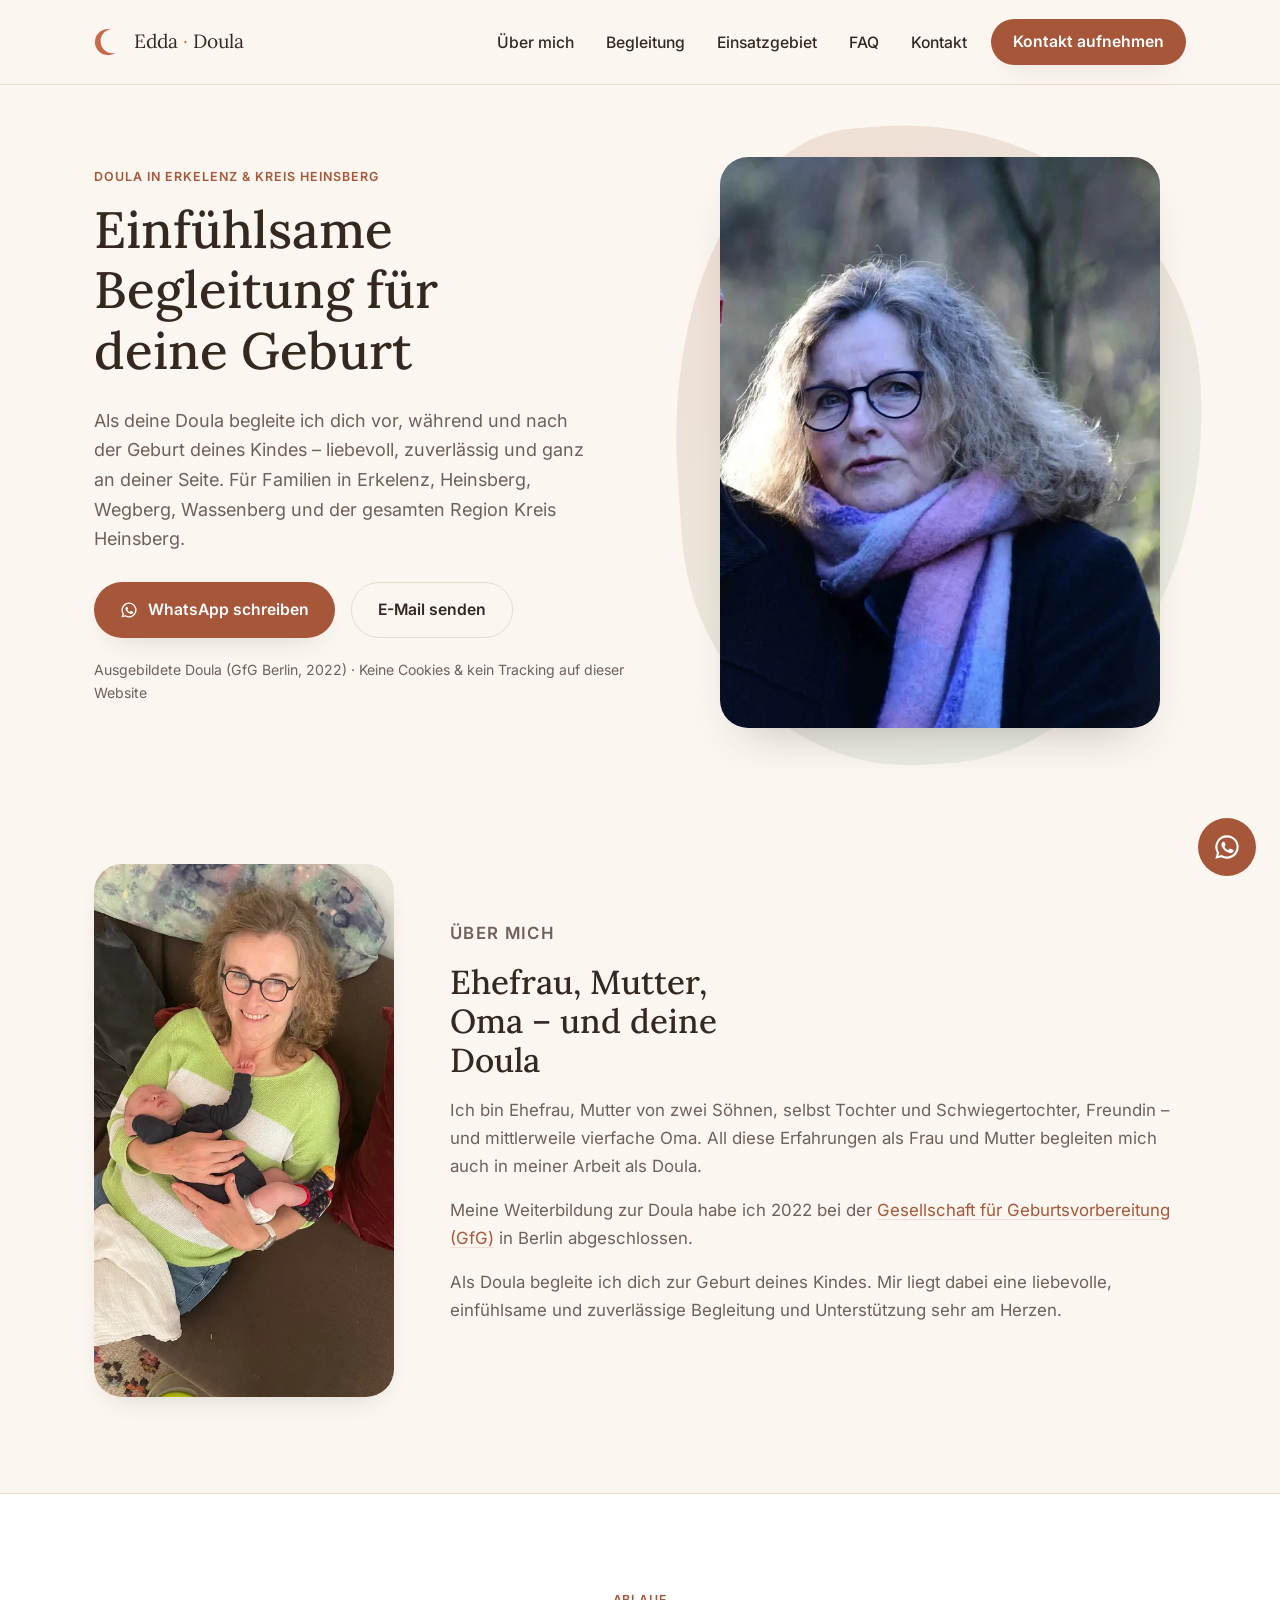
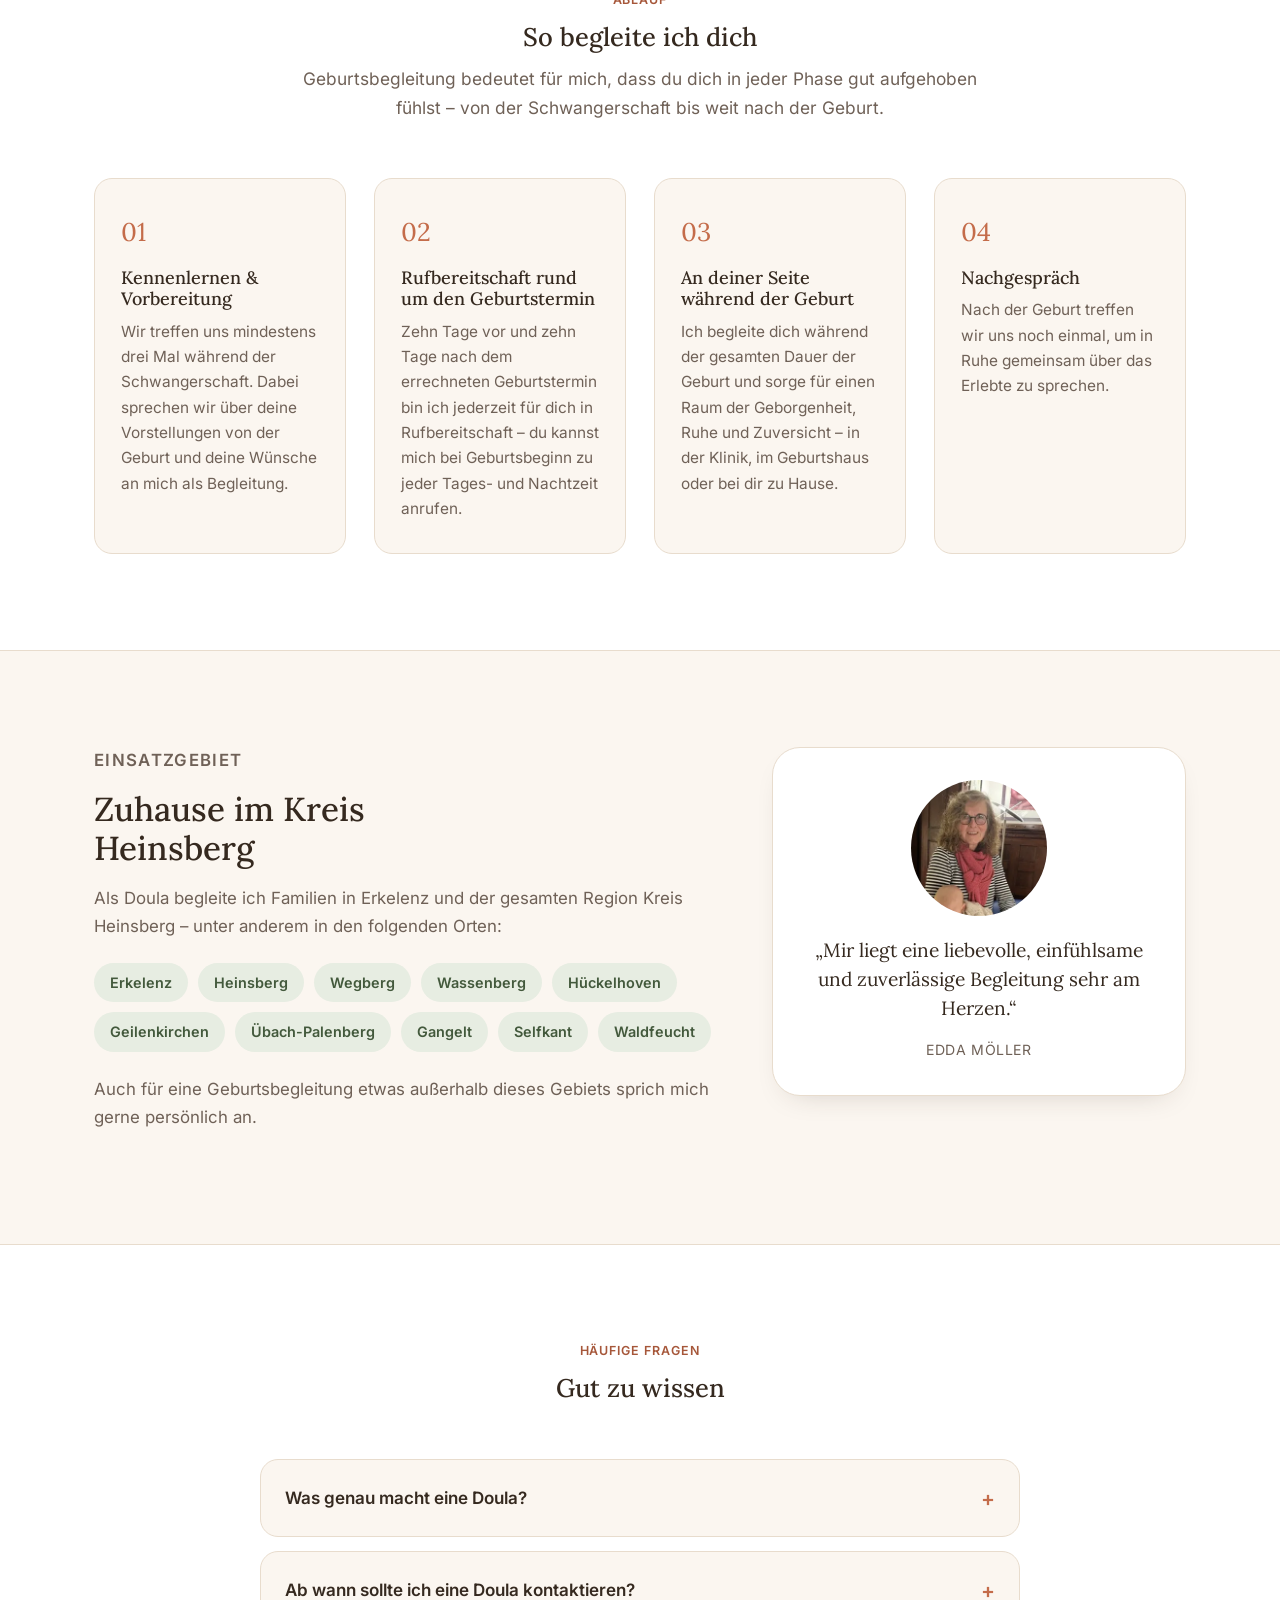
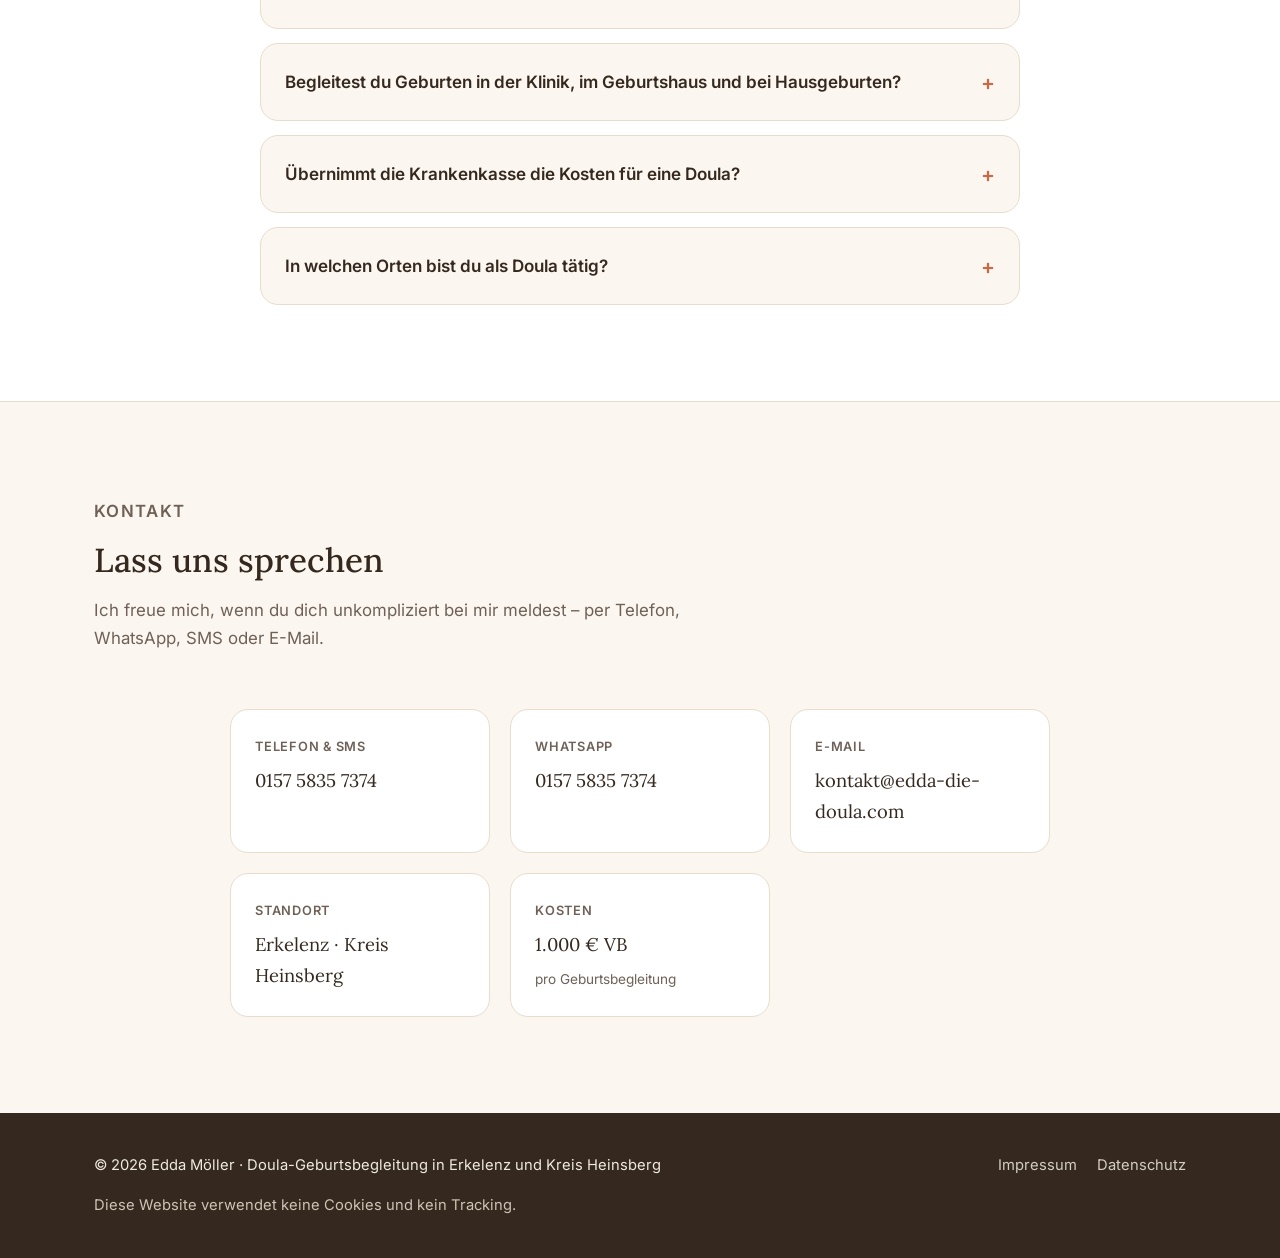
<file: index.html>
<!DOCTYPE html>
<html lang="de">
<head>
<meta charset="UTF-8">
<meta name="viewport" content="width=device-width, initial-scale=1">
<title>Doula in Erkelenz & Kreis Heinsberg – Geburtsbegleitung von Edda Möller</title>
<meta name="description" content="Einfühlsame und zuverlässige Geburtsbegleitung als Doula in Erkelenz, Heinsberg, Wegberg, Wassenberg und im gesamten Kreis Heinsberg. Jetzt unverbindlich Kontakt aufnehmen.">
<meta name="robots" content="index, follow">
<meta name="author" content="Edda Möller">
<link rel="canonical" href="https://edda-die-doula.com/">

<!-- Open Graph -->
<meta property="og:type" content="website">
<meta property="og:site_name" content="Edda – Doula in Erkelenz & Kreis Heinsberg">
<meta property="og:title" content="Doula in Erkelenz & Kreis Heinsberg – Geburtsbegleitung von Edda Möller">
<meta property="og:description" content="Einfühlsame und zuverlässige Geburtsbegleitung als Doula in Erkelenz, Heinsberg, Wegberg, Wassenberg und im gesamten Kreis Heinsberg.">
<meta property="og:image" content="https://edda-die-doula.com/assets/img/edda-portrait-1200.jpg">
<meta property="og:url" content="https://edda-die-doula.com/">
<meta property="og:locale" content="de_DE">

<!-- Twitter -->
<meta name="twitter:card" content="summary_large_image">
<meta name="twitter:title" content="Doula in Erkelenz & Kreis Heinsberg – Edda Möller">
<meta name="twitter:description" content="Einfühlsame und zuverlässige Geburtsbegleitung als Doula in Erkelenz und im gesamten Kreis Heinsberg.">
<meta name="twitter:image" content="https://edda-die-doula.com/assets/img/edda-portrait-1200.jpg">

<link rel="icon" href="assets/img/favicon.svg" type="image/svg+xml">
<link rel="alternate icon" href="assets/img/favicon-32.png">
<link rel="apple-touch-icon" href="assets/img/apple-touch-icon.png">
<link rel="manifest" href="site.webmanifest">
<meta name="theme-color" content="#fbf6f0">

<link rel="stylesheet" href="assets/css/style.css">

<script type="application/ld+json">
{
  "@context": "https://schema.org",
  "@type": "ProfessionalService",
  "name": "Edda Möller – Doula Geburtsbegleitung",
  "alternateName": "Edda, die Doula",
  "description": "Einfühlsame und zuverlässige Geburtsbegleitung als Doula in Erkelenz und im gesamten Kreis Heinsberg.",
  "image": "https://edda-die-doula.com/assets/img/edda-portrait-1200.jpg",
  "url": "https://edda-die-doula.com/",
  "telephone": "+4915758357374",
  "email": "kontakt@edda-die-doula.com",
  "priceRange": "1.000 € VB",
  "offers": {
    "@type": "Offer",
    "name": "Geburtsbegleitung",
    "price": "1000",
    "priceCurrency": "EUR"
  },
  "founder": {
    "@type": "Person",
    "name": "Edda Möller",
    "jobTitle": "Doula"
  },
  "address": {
    "@type": "PostalAddress",
    "streetAddress": "Am Bongert 29",
    "postalCode": "41812",
    "addressLocality": "Erkelenz",
    "addressRegion": "Nordrhein-Westfalen",
    "addressCountry": "DE"
  },
  "geo": {
    "@type": "GeoCoordinates",
    "latitude": 51.0817,
    "longitude": 6.3167
  },
  "areaServed": [
    { "@type": "City", "name": "Erkelenz" },
    { "@type": "City", "name": "Heinsberg" },
    { "@type": "City", "name": "Wegberg" },
    { "@type": "City", "name": "Wassenberg" },
    { "@type": "City", "name": "Hückelhoven" },
    { "@type": "City", "name": "Geilenkirchen" },
    { "@type": "City", "name": "Übach-Palenberg" },
    { "@type": "City", "name": "Gangelt" },
    { "@type": "City", "name": "Selfkant" },
    { "@type": "City", "name": "Waldfeucht" },
    { "@type": "AdministrativeArea", "name": "Kreis Heinsberg" }
  ],
  "sameAs": []
}
</script>
<script type="application/ld+json">
{
  "@context": "https://schema.org",
  "@type": "FAQPage",
  "mainEntity": [
    {
      "@type": "Question",
      "name": "Was genau macht eine Doula?",
      "acceptedAnswer": {
        "@type": "Answer",
        "text": "Eine Doula begleitet dich als erfahrene, nicht-medizinische Unterstützung vor, während und nach der Geburt. Ich ergänze die Betreuung durch Hebamme und Ärztin oder Arzt und sorge für emotionale Sicherheit, Ruhe und Zuversicht."
      }
    },
    {
      "@type": "Question",
      "name": "Ab wann sollte ich eine Doula kontaktieren?",
      "acceptedAnswer": {
        "@type": "Answer",
        "text": "Am besten meldest du dich, sobald du dich für eine Doula-Begleitung interessierst, oft in der zweiten Schwangerschaftshälfte. So bleibt genug Zeit für mindestens drei gemeinsame Vorbereitungstreffen."
      }
    },
    {
      "@type": "Question",
      "name": "Begleitest du Geburten in der Klinik, im Geburtshaus und bei Hausgeburten?",
      "acceptedAnswer": {
        "@type": "Answer",
        "text": "Ja. Ich begleite dich unabhängig vom gewählten Geburtsort, ob Klinik, Geburtshaus oder Hausgeburt, immer ergänzend zu deiner Hebamme."
      }
    },
    {
      "@type": "Question",
      "name": "Übernimmt die Krankenkasse die Kosten für eine Doula?",
      "acceptedAnswer": {
        "@type": "Answer",
        "text": "Die Geburtsbegleitung kostet 1.000 € (Verhandlungsbasis) und ist eine private Zusatzleistung, die nicht routinemäßig von der gesetzlichen Krankenversicherung übernommen wird. Sprich mich bei Fragen dazu gerne persönlich an."
      }
    },
    {
      "@type": "Question",
      "name": "In welchen Orten bist du als Doula tätig?",
      "acceptedAnswer": {
        "@type": "Answer",
        "text": "Mein Schwerpunkt liegt in Erkelenz und im gesamten Kreis Heinsberg, unter anderem in Heinsberg, Wegberg, Wassenberg, Hückelhoven, Geilenkirchen, Übach-Palenberg, Gangelt, Selfkant und Waldfeucht."
      }
    }
  ]
}
</script>
</head>
<body>
<a class="skip-link" href="#main">Zum Inhalt springen</a>

<header class="site-header" id="top">
  <div class="container header-inner">
    <a href="#top" class="logo" aria-label="Edda – Doula, zum Seitenanfang">
      <svg class="logo-mark" viewBox="0 0 64 64" aria-hidden="true">
        <circle cx="30" cy="32" r="28" fill="#c46c4a"/>
        <circle cx="40" cy="30" r="26" fill="#fbf6f0"/>
      </svg>
      <span class="logo-text">Edda <em>·</em> Doula</span>
    </a>

    <nav class="site-nav" id="site-nav">
      <ul>
        <li><a href="#ueber-mich">Über mich</a></li>
        <li><a href="#begleitung">Begleitung</a></li>
        <li><a href="#einsatzgebiet">Einsatzgebiet</a></li>
        <li class="nav-faq"><a href="#faq">FAQ</a></li>
        <li><a href="#kontakt">Kontakt</a></li>
      </ul>
    </nav>

    <a href="#kontakt" class="btn btn-primary header-cta">Kontakt aufnehmen</a>

    <button class="nav-toggle" id="nav-toggle" type="button" aria-expanded="false" aria-controls="site-nav" aria-label="Menü öffnen">
      <span></span><span></span><span></span>
    </button>
  </div>
</header>

<main id="main">

  <section class="hero">
    <div class="container hero-inner">
      <div class="hero-copy">
        <p class="eyebrow">Doula in Erkelenz &amp; Kreis Heinsberg</p>
        <h1>Einfühlsame Begleitung für deine Geburt</h1>
        <p class="lead">Als deine Doula begleite ich dich vor, während und nach der Geburt deines Kindes – liebevoll, zuverlässig und ganz an deiner Seite. Für Familien in Erkelenz, Heinsberg, Wegberg, Wassenberg und der gesamten Region Kreis Heinsberg.</p>
        <div class="hero-actions">
          <a href="https://wa.me/4915758357374" class="btn btn-primary">
            <svg viewBox="0 0 24 24" aria-hidden="true" class="btn-icon"><path fill="currentColor" d="M12 2a10 10 0 0 0-8.6 15.1L2 22l5.1-1.3A10 10 0 1 0 12 2Zm0 18.2a8.1 8.1 0 0 1-4.2-1.2l-.3-.2-3 .8.8-2.9-.2-.3A8.2 8.2 0 1 1 12 20.2Zm4.5-6.1c-.2-.1-1.5-.7-1.7-.8-.2-.1-.4-.1-.6.1-.2.2-.6.8-.8 1-.1.2-.3.2-.5.1-1.4-.6-2.3-1.4-3-2.6-.1-.2-.1-.4.1-.6.2-.2.5-.5.7-.7.1-.2.1-.4 0-.6-.1-.2-.6-1.5-.8-2-.2-.5-.4-.4-.6-.4h-.5c-.2 0-.5.1-.7.3-.2.2-.9.9-.9 2.1s.9 2.4 1 2.6c.1.2 1.8 2.9 4.5 3.9 2.2.9 2.6.7 3.1.6.5-.1 1.5-.6 1.7-1.2.2-.6.2-1.1.1-1.2-.1-.1-.2-.2-.5-.3Z"/></svg>
            WhatsApp schreiben
          </a>
          <a href="mailto:kontakt@edda-die-doula.com" class="btn btn-ghost">E-Mail senden</a>
        </div>
        <p class="hero-note">Ausgebildete Doula (GfG Berlin, 2022) · Keine Cookies &amp; kein Tracking auf dieser Website</p>
      </div>

      <div class="hero-media">
        <div class="hero-media-shape" aria-hidden="true"></div>
        <picture>
          <source type="image/webp" srcset="assets/img/edda-portrait-640.webp 640w, assets/img/edda-portrait-900.webp 900w, assets/img/edda-portrait-1200.webp 1200w, assets/img/edda-portrait-1600.webp 1600w" sizes="(max-width: 700px) 80vw, 440px">
          <img
            src="assets/img/edda-portrait-900.jpg"
            srcset="assets/img/edda-portrait-640.jpg 640w, assets/img/edda-portrait-900.jpg 900w, assets/img/edda-portrait-1200.jpg 1200w, assets/img/edda-portrait-1600.jpg 1600w"
            sizes="(max-width: 700px) 80vw, 440px"
            width="900" height="1168"
            alt="Edda Möller, Doula in Erkelenz, lächelt draußen im Wald"
            loading="eager" fetchpriority="high">
        </picture>
      </div>
    </div>
  </section>

  <section class="about" id="ueber-mich">
    <div class="container about-inner">
      <div class="about-media reveal">
        <picture>
          <source type="image/webp" srcset="assets/img/edda-baby-newborn-480.webp 480w, assets/img/edda-baby-newborn-800.webp 800w" sizes="(max-width: 700px) 280px, 300px">
          <img
            src="assets/img/edda-baby-newborn-480.jpg"
            srcset="assets/img/edda-baby-newborn-480.jpg 480w, assets/img/edda-baby-newborn-800.jpg 800w"
            sizes="(max-width: 700px) 280px, 300px"
            width="480" height="853"
            alt="Edda Möller hält ein neugeborenes Baby liebevoll im Arm"
            loading="lazy">
        </picture>
      </div>

      <div class="about-copy reveal">
        <p class="eyebrow">Über mich</p>
        <h2>Ehefrau, Mutter, Oma – und deine Doula</h2>
        <p>Ich bin Ehefrau, Mutter von zwei Söhnen, selbst Tochter und Schwiegertochter, Freundin – und mittlerweile vierfache Oma. All diese Erfahrungen als Frau und Mutter begleiten mich auch in meiner Arbeit als Doula.</p>
        <p>Meine Weiterbildung zur Doula habe ich 2022 bei der <a href="https://gfg-bv.de/" target="_blank" rel="noopener noreferrer">Gesellschaft für Geburtsvorbereitung (GfG)</a> in Berlin abgeschlossen.</p>
        <p>Als Doula begleite ich dich zur Geburt deines Kindes. Mir liegt dabei eine liebevolle, einfühlsame und zuverlässige Begleitung und Unterstützung sehr am Herzen.</p>
      </div>
    </div>
  </section>

  <section class="process" id="begleitung">
    <div class="container">
      <div class="section-head center">
        <p class="eyebrow">Ablauf</p>
        <h2>So begleite ich dich</h2>
        <p class="section-lead">Geburtsbegleitung bedeutet für mich, dass du dich in jeder Phase gut aufgehoben fühlst – von der Schwangerschaft bis weit nach der Geburt.</p>
      </div>

      <ol class="steps">
        <li class="reveal">
          <span class="step-num">01</span>
          <h3>Kennenlernen &amp; Vorbereitung</h3>
          <p>Wir treffen uns mindestens drei Mal während der Schwangerschaft. Dabei sprechen wir über deine Vorstellungen von der Geburt und deine Wünsche an mich als Begleitung.</p>
        </li>
        <li class="reveal">
          <span class="step-num">02</span>
          <h3>Rufbereitschaft rund um den Geburtstermin</h3>
          <p>Zehn Tage vor und zehn Tage nach dem errechneten Geburtstermin bin ich jederzeit für dich in Rufbereitschaft – du kannst mich bei Geburtsbeginn zu jeder Tages- und Nachtzeit anrufen.</p>
        </li>
        <li class="reveal">
          <span class="step-num">03</span>
          <h3>An deiner Seite während der Geburt</h3>
          <p>Ich begleite dich während der gesamten Dauer der Geburt und sorge für einen Raum der Geborgenheit, Ruhe und Zuversicht – in der Klinik, im Geburtshaus oder bei dir zu Hause.</p>
        </li>
        <li class="reveal">
          <span class="step-num">04</span>
          <h3>Nachgespräch</h3>
          <p>Nach der Geburt treffen wir uns noch einmal, um in Ruhe gemeinsam über das Erlebte zu sprechen.</p>
        </li>
      </ol>
    </div>
  </section>

  <section class="area" id="einsatzgebiet">
    <div class="container area-inner">
      <div class="area-copy reveal">
        <p class="eyebrow">Einsatzgebiet</p>
        <h2>Zuhause im Kreis Heinsberg</h2>
        <p>Als Doula begleite ich Familien in Erkelenz und der gesamten Region Kreis Heinsberg – unter anderem in den folgenden Orten:</p>
        <ul class="place-list">
          <li>Erkelenz</li>
          <li>Heinsberg</li>
          <li>Wegberg</li>
          <li>Wassenberg</li>
          <li>Hückelhoven</li>
          <li>Geilenkirchen</li>
          <li>Übach-Palenberg</li>
          <li>Gangelt</li>
          <li>Selfkant</li>
          <li>Waldfeucht</li>
        </ul>
        <p class="muted">Auch für eine Geburtsbegleitung etwas außerhalb dieses Gebiets sprich mich gerne persönlich an.</p>
      </div>

      <figure class="quote-card reveal">
        <picture>
          <source type="image/webp" srcset="assets/img/edda-baby-sleeping-280.webp 280w, assets/img/edda-baby-sleeping-400.webp 400w" sizes="136px">
          <img
            src="assets/img/edda-baby-sleeping-280.jpg"
            srcset="assets/img/edda-baby-sleeping-280.jpg 280w, assets/img/edda-baby-sleeping-400.jpg 400w"
            sizes="136px"
            width="280" height="280"
            alt="Edda Möller trägt ein schlafendes Baby im Arm"
            loading="lazy">
        </picture>
        <blockquote>„Mir liegt eine liebevolle, einfühlsame und zuverlässige Begleitung sehr am Herzen.“</blockquote>
        <cite>Edda Möller</cite>
      </figure>
    </div>
  </section>

  <section class="faq" id="faq">
    <div class="container">
      <div class="section-head center">
        <p class="eyebrow">Häufige Fragen</p>
        <h2>Gut zu wissen</h2>
      </div>

      <div class="faq-list reveal">
        <details>
          <summary>Was genau macht eine Doula?</summary>
          <p>Eine Doula begleitet dich als erfahrene, nicht-medizinische Unterstützung vor, während und nach der Geburt. Ich ergänze die Betreuung durch Hebamme und Ärztin oder Arzt und sorge für emotionale Sicherheit, Ruhe und Zuversicht.</p>
        </details>
        <details>
          <summary>Ab wann sollte ich eine Doula kontaktieren?</summary>
          <p>Am besten meldest du dich, sobald du dich für eine Doula-Begleitung interessierst, oft in der zweiten Schwangerschaftshälfte. So bleibt genug Zeit für mindestens drei gemeinsame Vorbereitungstreffen.</p>
        </details>
        <details>
          <summary>Begleitest du Geburten in der Klinik, im Geburtshaus und bei Hausgeburten?</summary>
          <p>Ja. Ich begleite dich unabhängig vom gewählten Geburtsort, ob Klinik, Geburtshaus oder Hausgeburt, immer ergänzend zu deiner Hebamme.</p>
        </details>
        <details>
          <summary>Übernimmt die Krankenkasse die Kosten für eine Doula?</summary>
          <p>Die Geburtsbegleitung kostet 1.000 € (Verhandlungsbasis) und ist eine private Zusatzleistung, die nicht routinemäßig von der gesetzlichen Krankenversicherung übernommen wird. Sprich mich bei Fragen dazu gerne persönlich an.</p>
        </details>
        <details>
          <summary>In welchen Orten bist du als Doula tätig?</summary>
          <p>Mein Schwerpunkt liegt in Erkelenz und im gesamten Kreis Heinsberg, unter anderem in Heinsberg, Wegberg, Wassenberg, Hückelhoven, Geilenkirchen, Übach-Palenberg, Gangelt, Selfkant und Waldfeucht.</p>
        </details>
      </div>
    </div>
  </section>

  <section class="contact" id="kontakt">
    <div class="container contact-inner">
      <div class="contact-intro">
        <p class="eyebrow">Kontakt</p>
        <h2>Lass uns sprechen</h2>
        <p>Ich freue mich, wenn du dich unkompliziert bei mir meldest – per Telefon, WhatsApp, SMS oder E-Mail.</p>
      </div>

      <div class="contact-cards reveal">
        <a class="contact-card" href="tel:+4915758357374">
          <span class="contact-label">Telefon &amp; SMS</span>
          <span class="contact-value">0157 5835 7374</span>
        </a>
        <a class="contact-card" href="https://wa.me/4915758357374">
          <span class="contact-label">WhatsApp</span>
          <span class="contact-value">0157 5835 7374</span>
        </a>
        <a class="contact-card" href="mailto:kontakt@edda-die-doula.com">
          <span class="contact-label">E-Mail</span>
          <span class="contact-value">kontakt@edda-die-doula.com</span>
        </a>
        <div class="contact-card contact-card-static">
          <span class="contact-label">Standort</span>
          <span class="contact-value">Erkelenz · Kreis Heinsberg</span>
        </div>
        <div class="contact-card contact-card-static">
          <span class="contact-label">Kosten</span>
          <span class="contact-value">1.000 € VB</span>
          <span class="contact-sub">pro Geburtsbegleitung</span>
        </div>
      </div>
    </div>
  </section>

</main>

<footer class="site-footer">
  <div class="container footer-inner">
    <p>© <span id="year">2026</span> Edda Möller · Doula-Geburtsbegleitung in Erkelenz und Kreis Heinsberg</p>
    <nav class="footer-nav">
      <a href="impressum.html">Impressum</a>
      <a href="datenschutz.html">Datenschutz</a>
    </nav>
    <p class="muted small">Diese Website verwendet keine Cookies und kein Tracking.</p>
  </div>
</footer>

<a class="floating-cta" href="https://wa.me/4915758357374" aria-label="Per WhatsApp Kontakt aufnehmen">
  <svg viewBox="0 0 24 24" aria-hidden="true"><path fill="currentColor" d="M12 2a10 10 0 0 0-8.6 15.1L2 22l5.1-1.3A10 10 0 1 0 12 2Zm0 18.2a8.1 8.1 0 0 1-4.2-1.2l-.3-.2-3 .8.8-2.9-.2-.3A8.2 8.2 0 1 1 12 20.2Zm4.5-6.1c-.2-.1-1.5-.7-1.7-.8-.2-.1-.4-.1-.6.1-.2.2-.6.8-.8 1-.1.2-.3.2-.5.1-1.4-.6-2.3-1.4-3-2.6-.1-.2-.1-.4.1-.6.2-.2.5-.5.7-.7.1-.2.1-.4 0-.6-.1-.2-.6-1.5-.8-2-.2-.5-.4-.4-.6-.4h-.5c-.2 0-.5.1-.7.3-.2.2-.9.9-.9 2.1s.9 2.4 1 2.6c.1.2 1.8 2.9 4.5 3.9 2.2.9 2.6.7 3.1.6.5-.1 1.5-.6 1.7-1.2.2-.6.2-1.1.1-1.2-.1-.1-.2-.2-.5-.3Z"/></svg>
</a>

<script src="assets/js/main.js"></script>
</body>
</html>
</file>
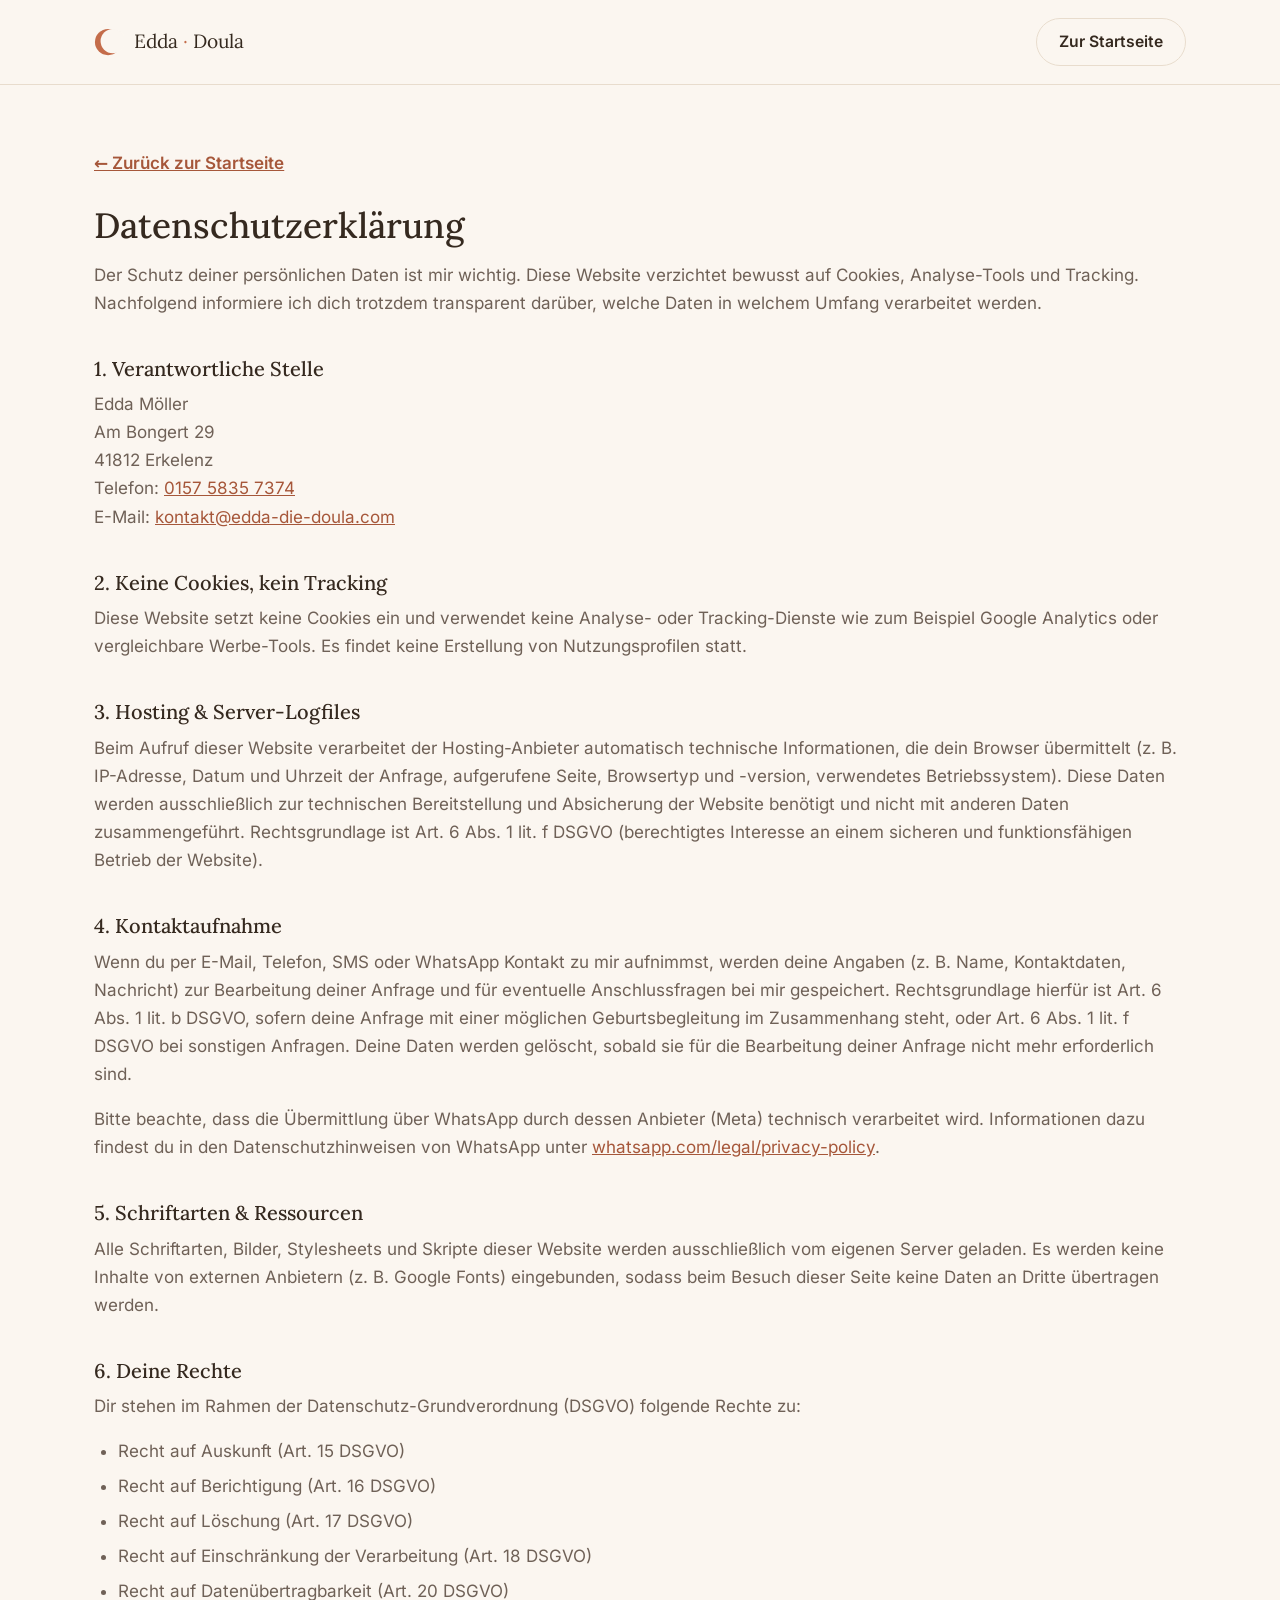
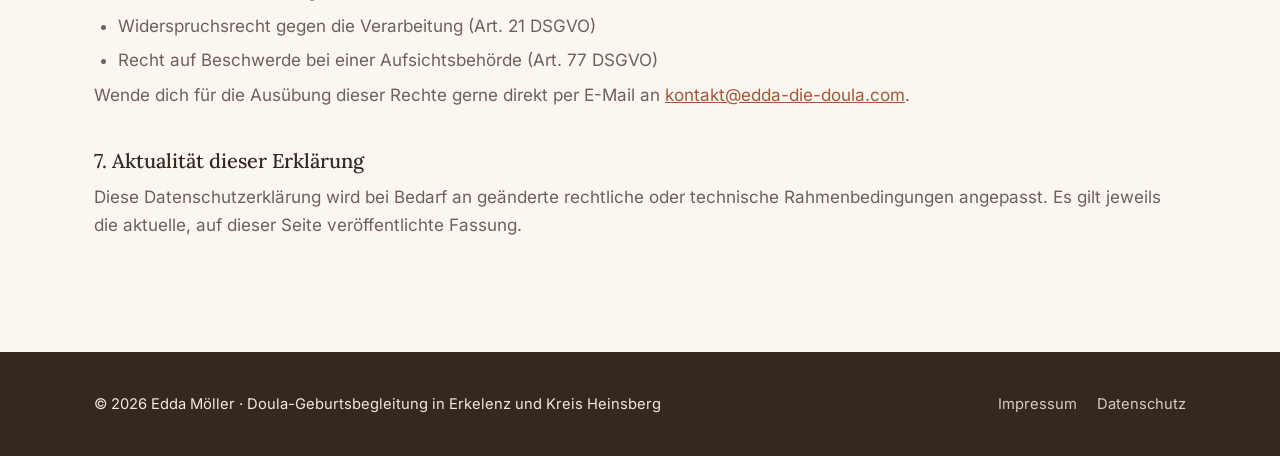
<file: datenschutz.html>
<!DOCTYPE html>
<html lang="de">
<head>
<meta charset="UTF-8">
<meta name="viewport" content="width=device-width, initial-scale=1">
<title>Datenschutz – Edda Möller, Doula in Erkelenz</title>
<meta name="description" content="Datenschutzerklärung von Edda Möller, Doula-Geburtsbegleitung in Erkelenz und Kreis Heinsberg.">
<meta name="robots" content="noindex, follow">
<link rel="canonical" href="https://edda-die-doula.com/datenschutz.html">
<link rel="icon" href="assets/img/favicon.svg" type="image/svg+xml">
<link rel="apple-touch-icon" href="assets/img/apple-touch-icon.png">
<link rel="stylesheet" href="assets/css/style.css">
<style>
  .legal { padding: 64px 0 96px; }
  .legal h1 { font-size: 2.2rem; margin-bottom: 0.4em; }
  .legal h2 { font-size: 1.25rem; margin-top: 2em; }
  .legal h3 { font-size: 1.05rem; margin-top: 1.4em; }
  .legal p, .legal address, .legal li { color: var(--color-text-muted); font-style: normal; }
  .legal a { color: var(--color-primary-dark); text-decoration: underline; }
  .legal ul { padding-left: 1.4em; }
  .legal li { margin-bottom: 0.4em; }
  .back-link { display: inline-block; margin-bottom: 28px; font-weight: 600; color: var(--color-primary-dark); }
</style>
</head>
<body>
<a class="skip-link" href="#main">Zum Inhalt springen</a>
<header class="site-header">
  <div class="container header-inner">
    <a href="index.html" class="logo" aria-label="Edda – Doula, zur Startseite">
      <svg class="logo-mark" viewBox="0 0 64 64" aria-hidden="true">
        <circle cx="30" cy="32" r="28" fill="#c46c4a"/>
        <circle cx="40" cy="30" r="26" fill="#fbf6f0"/>
      </svg>
      <span class="logo-text">Edda <em>·</em> Doula</span>
    </a>
    <a href="index.html" class="btn btn-ghost header-cta">Zur Startseite</a>
  </div>
</header>

<main id="main">
  <section class="legal">
    <div class="container">
      <a href="index.html" class="back-link">← Zurück zur Startseite</a>
      <h1>Datenschutzerklärung</h1>
      <p>Der Schutz deiner persönlichen Daten ist mir wichtig. Diese Website verzichtet bewusst auf Cookies, Analyse-Tools und Tracking. Nachfolgend informiere ich dich trotzdem transparent darüber, welche Daten in welchem Umfang verarbeitet werden.</p>

      <h2>1. Verantwortliche Stelle</h2>
      <address>
        Edda Möller<br>
        Am Bongert 29<br>
        41812 Erkelenz<br>
        Telefon: <a href="tel:+4915758357374">0157 5835 7374</a><br>
        E-Mail: <a href="mailto:kontakt@edda-die-doula.com">kontakt@edda-die-doula.com</a>
      </address>

      <h2>2. Keine Cookies, kein Tracking</h2>
      <p>Diese Website setzt keine Cookies ein und verwendet keine Analyse- oder Tracking-Dienste wie zum Beispiel Google Analytics oder vergleichbare Werbe-Tools. Es findet keine Erstellung von Nutzungsprofilen statt.</p>

      <h2>3. Hosting &amp; Server-Logfiles</h2>
      <p>Beim Aufruf dieser Website verarbeitet der Hosting-Anbieter automatisch technische Informationen, die dein Browser übermittelt (z. B. IP-Adresse, Datum und Uhrzeit der Anfrage, aufgerufene Seite, Browsertyp und -version, verwendetes Betriebssystem). Diese Daten werden ausschließlich zur technischen Bereitstellung und Absicherung der Website benötigt und nicht mit anderen Daten zusammengeführt. Rechtsgrundlage ist Art. 6 Abs. 1 lit. f DSGVO (berechtigtes Interesse an einem sicheren und funktionsfähigen Betrieb der Website).</p>

      <h2>4. Kontaktaufnahme</h2>
      <p>Wenn du per E-Mail, Telefon, SMS oder WhatsApp Kontakt zu mir aufnimmst, werden deine Angaben (z. B. Name, Kontaktdaten, Nachricht) zur Bearbeitung deiner Anfrage und für eventuelle Anschlussfragen bei mir gespeichert. Rechtsgrundlage hierfür ist Art. 6 Abs. 1 lit. b DSGVO, sofern deine Anfrage mit einer möglichen Geburtsbegleitung im Zusammenhang steht, oder Art. 6 Abs. 1 lit. f DSGVO bei sonstigen Anfragen. Deine Daten werden gelöscht, sobald sie für die Bearbeitung deiner Anfrage nicht mehr erforderlich sind.</p>
      <p>Bitte beachte, dass die Übermittlung über WhatsApp durch dessen Anbieter (Meta) technisch verarbeitet wird. Informationen dazu findest du in den Datenschutzhinweisen von WhatsApp unter <a href="https://www.whatsapp.com/legal/privacy-policy" target="_blank" rel="noopener noreferrer">whatsapp.com/legal/privacy-policy</a>.</p>

      <h2>5. Schriftarten &amp; Ressourcen</h2>
      <p>Alle Schriftarten, Bilder, Stylesheets und Skripte dieser Website werden ausschließlich vom eigenen Server geladen. Es werden keine Inhalte von externen Anbietern (z. B. Google Fonts) eingebunden, sodass beim Besuch dieser Seite keine Daten an Dritte übertragen werden.</p>

      <h2>6. Deine Rechte</h2>
      <p>Dir stehen im Rahmen der Datenschutz-Grundverordnung (DSGVO) folgende Rechte zu:</p>
      <ul>
        <li>Recht auf Auskunft (Art. 15 DSGVO)</li>
        <li>Recht auf Berichtigung (Art. 16 DSGVO)</li>
        <li>Recht auf Löschung (Art. 17 DSGVO)</li>
        <li>Recht auf Einschränkung der Verarbeitung (Art. 18 DSGVO)</li>
        <li>Recht auf Datenübertragbarkeit (Art. 20 DSGVO)</li>
        <li>Widerspruchsrecht gegen die Verarbeitung (Art. 21 DSGVO)</li>
        <li>Recht auf Beschwerde bei einer Aufsichtsbehörde (Art. 77 DSGVO)</li>
      </ul>
      <p>Wende dich für die Ausübung dieser Rechte gerne direkt per E-Mail an <a href="mailto:kontakt@edda-die-doula.com">kontakt@edda-die-doula.com</a>.</p>

      <h2>7. Aktualität dieser Erklärung</h2>
      <p>Diese Datenschutzerklärung wird bei Bedarf an geänderte rechtliche oder technische Rahmenbedingungen angepasst. Es gilt jeweils die aktuelle, auf dieser Seite veröffentlichte Fassung.</p>
    </div>
  </section>
</main>

<footer class="site-footer">
  <div class="container footer-inner">
    <p>© <span id="year">2026</span> Edda Möller · Doula-Geburtsbegleitung in Erkelenz und Kreis Heinsberg</p>
    <nav class="footer-nav">
      <a href="impressum.html">Impressum</a>
      <a href="datenschutz.html">Datenschutz</a>
    </nav>
  </div>
</footer>

<script src="assets/js/main.js"></script>
</body>
</html>
</file>
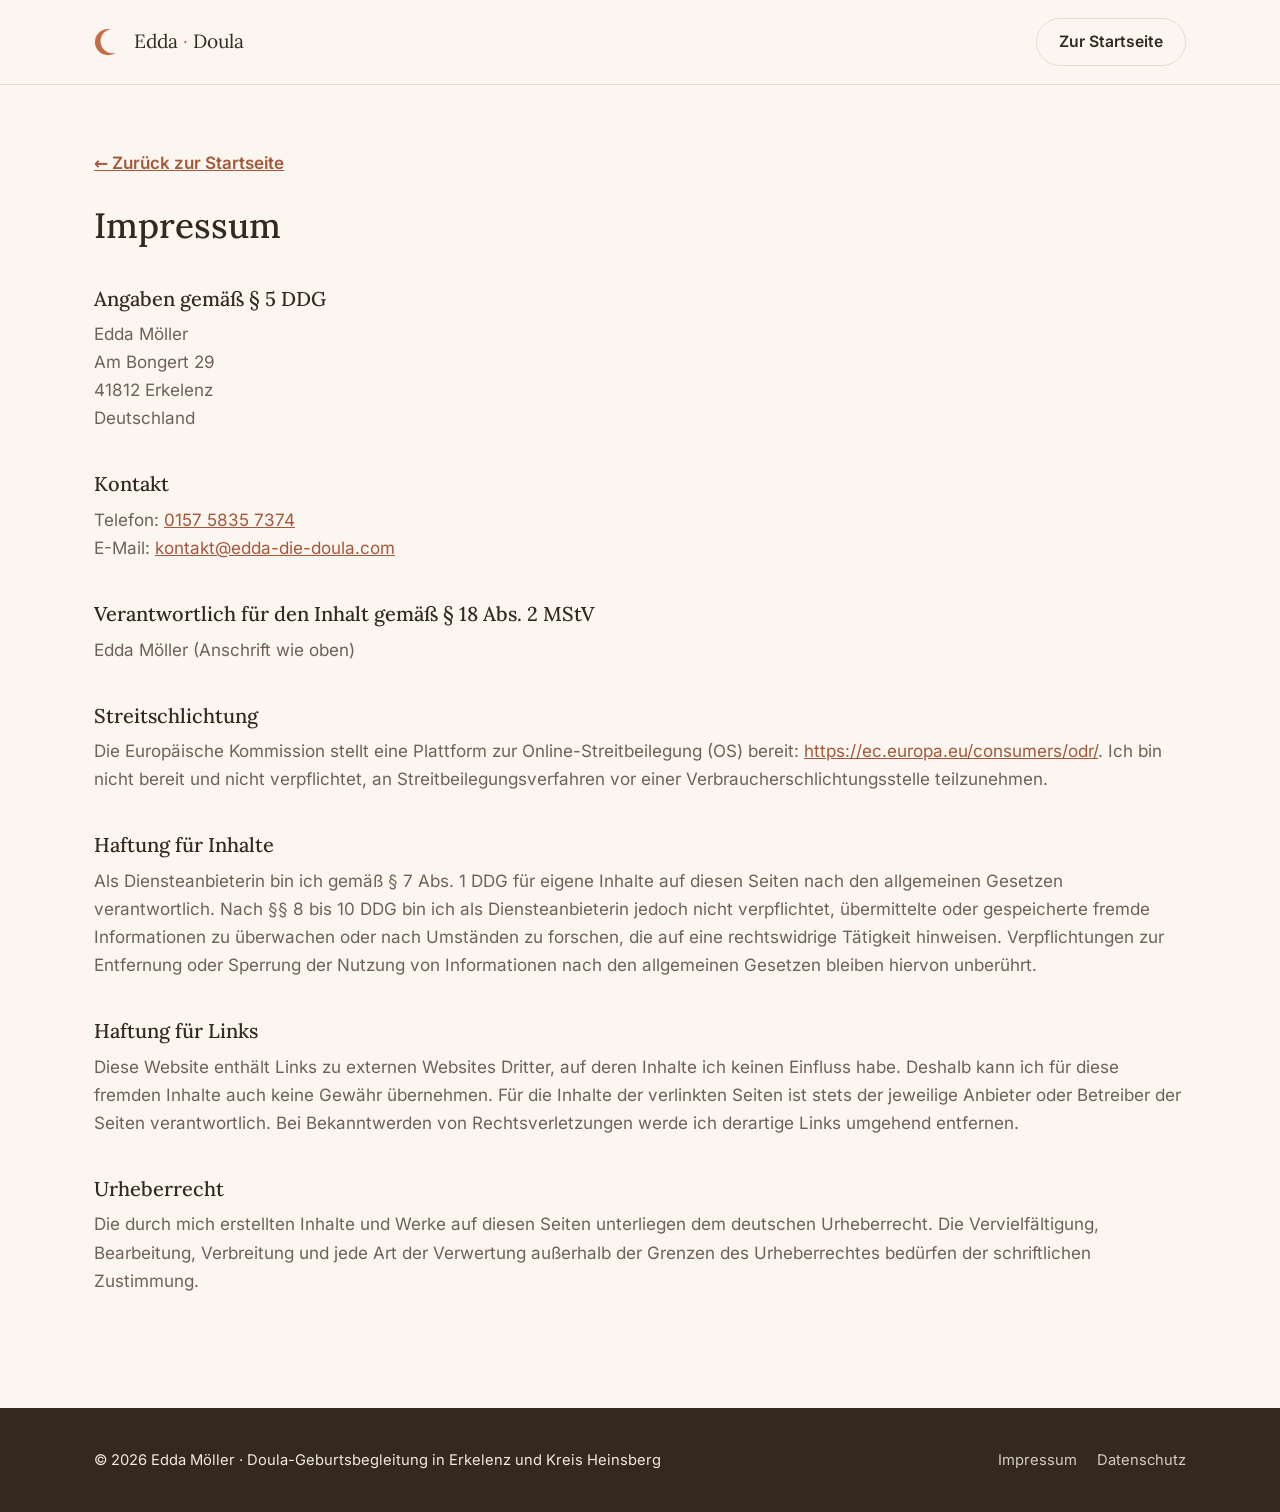
<file: impressum.html>
<!DOCTYPE html>
<html lang="de">
<head>
<meta charset="UTF-8">
<meta name="viewport" content="width=device-width, initial-scale=1">
<title>Impressum – Edda Möller, Doula in Erkelenz</title>
<meta name="description" content="Impressum von Edda Möller, Doula-Geburtsbegleitung in Erkelenz und Kreis Heinsberg.">
<meta name="robots" content="noindex, follow">
<link rel="canonical" href="https://edda-die-doula.com/impressum.html">
<link rel="icon" href="assets/img/favicon.svg" type="image/svg+xml">
<link rel="apple-touch-icon" href="assets/img/apple-touch-icon.png">
<link rel="stylesheet" href="assets/css/style.css">
<style>
  .legal { padding: 64px 0 96px; }
  .legal h1 { font-size: 2.2rem; margin-bottom: 0.4em; }
  .legal h2 { font-size: 1.25rem; margin-top: 2em; }
  .legal p, .legal address { color: var(--color-text-muted); font-style: normal; }
  .legal a { color: var(--color-primary-dark); text-decoration: underline; }
  .back-link { display: inline-block; margin-bottom: 28px; font-weight: 600; color: var(--color-primary-dark); }
</style>
</head>
<body>
<a class="skip-link" href="#main">Zum Inhalt springen</a>
<header class="site-header">
  <div class="container header-inner">
    <a href="index.html" class="logo" aria-label="Edda – Doula, zur Startseite">
      <svg class="logo-mark" viewBox="0 0 64 64" aria-hidden="true">
        <circle cx="30" cy="32" r="28" fill="#c46c4a"/>
        <circle cx="40" cy="30" r="26" fill="#fbf6f0"/>
      </svg>
      <span class="logo-text">Edda <em>·</em> Doula</span>
    </a>
    <a href="index.html" class="btn btn-ghost header-cta">Zur Startseite</a>
  </div>
</header>

<main id="main">
  <section class="legal">
    <div class="container">
      <a href="index.html" class="back-link">← Zurück zur Startseite</a>
      <h1>Impressum</h1>

      <h2>Angaben gemäß § 5 DDG</h2>
      <address>
        Edda Möller<br>
        Am Bongert 29<br>
        41812 Erkelenz<br>
        Deutschland
      </address>

      <h2>Kontakt</h2>
      <p>
        Telefon: <a href="tel:+4915758357374">0157 5835 7374</a><br>
        E-Mail: <a href="mailto:kontakt@edda-die-doula.com">kontakt@edda-die-doula.com</a>
      </p>

      <h2>Verantwortlich für den Inhalt gemäß § 18 Abs. 2 MStV</h2>
      <p>Edda Möller (Anschrift wie oben)</p>

      <h2>Streitschlichtung</h2>
      <p>Die Europäische Kommission stellt eine Plattform zur Online-Streitbeilegung (OS) bereit: <a href="https://ec.europa.eu/consumers/odr/" target="_blank" rel="noopener noreferrer">https://ec.europa.eu/consumers/odr/</a>. Ich bin nicht bereit und nicht verpflichtet, an Streitbeilegungsverfahren vor einer Verbraucherschlichtungsstelle teilzunehmen.</p>

      <h2>Haftung für Inhalte</h2>
      <p>Als Diensteanbieterin bin ich gemäß § 7 Abs. 1 DDG für eigene Inhalte auf diesen Seiten nach den allgemeinen Gesetzen verantwortlich. Nach §§ 8 bis 10 DDG bin ich als Diensteanbieterin jedoch nicht verpflichtet, übermittelte oder gespeicherte fremde Informationen zu überwachen oder nach Umständen zu forschen, die auf eine rechtswidrige Tätigkeit hinweisen. Verpflichtungen zur Entfernung oder Sperrung der Nutzung von Informationen nach den allgemeinen Gesetzen bleiben hiervon unberührt.</p>

      <h2>Haftung für Links</h2>
      <p>Diese Website enthält Links zu externen Websites Dritter, auf deren Inhalte ich keinen Einfluss habe. Deshalb kann ich für diese fremden Inhalte auch keine Gewähr übernehmen. Für die Inhalte der verlinkten Seiten ist stets der jeweilige Anbieter oder Betreiber der Seiten verantwortlich. Bei Bekanntwerden von Rechtsverletzungen werde ich derartige Links umgehend entfernen.</p>

      <h2>Urheberrecht</h2>
      <p>Die durch mich erstellten Inhalte und Werke auf diesen Seiten unterliegen dem deutschen Urheberrecht. Die Vervielfältigung, Bearbeitung, Verbreitung und jede Art der Verwertung außerhalb der Grenzen des Urheberrechtes bedürfen der schriftlichen Zustimmung.</p>
    </div>
  </section>
</main>

<footer class="site-footer">
  <div class="container footer-inner">
    <p>© <span id="year">2026</span> Edda Möller · Doula-Geburtsbegleitung in Erkelenz und Kreis Heinsberg</p>
    <nav class="footer-nav">
      <a href="impressum.html">Impressum</a>
      <a href="datenschutz.html">Datenschutz</a>
    </nav>
  </div>
</footer>

<script src="assets/js/main.js"></script>
</body>
</html>
</file>
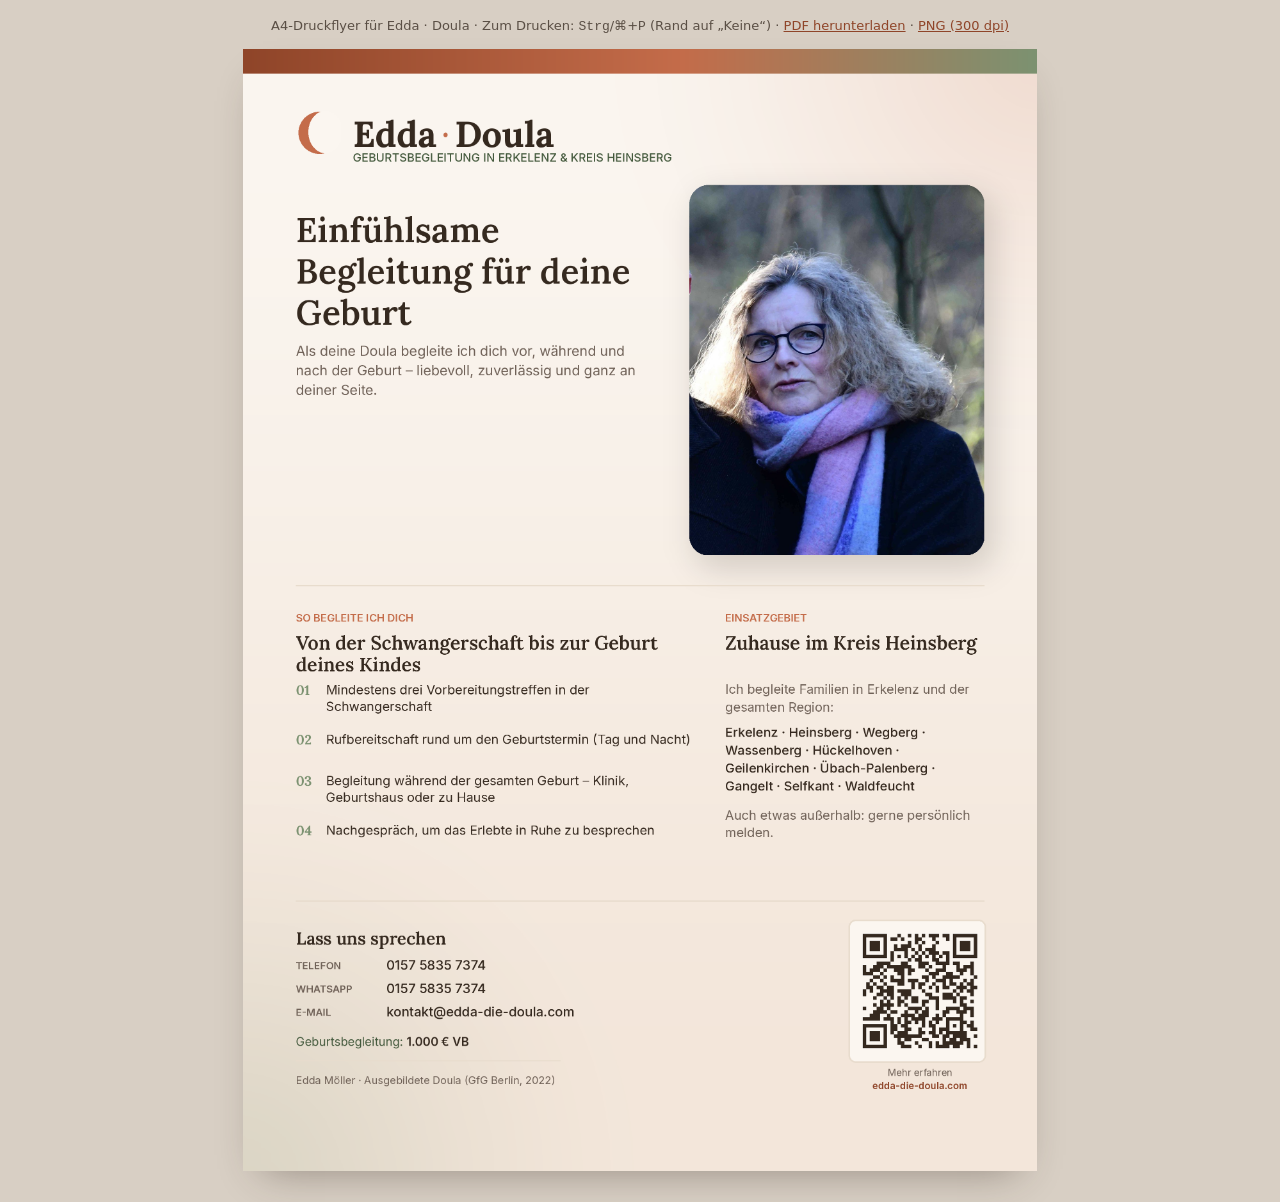
<file: flyer/flyer.html>
<!DOCTYPE html>
<html lang="de">
<head>
<meta charset="UTF-8">
<meta name="viewport" content="width=device-width, initial-scale=1">
<title>Flyer – Edda · Doula | A4 Druckvorlage</title>
<style>
  * { box-sizing: border-box; margin: 0; padding: 0; }

  @page {
    size: A4;
    margin: 0;
  }

  body {
    font-family: Georgia, "Times New Roman", serif;
    background: #d8cfc4;
    color: #35291f;
    -webkit-print-color-adjust: exact;
    print-color-adjust: exact;
  }

  .screen-hint {
    max-width: 210mm;
    margin: 16px auto 8px;
    padding: 0 12px;
    font-family: system-ui, sans-serif;
    font-size: 13px;
    color: #5a4f45;
    text-align: center;
    line-height: 1.5;
  }

  .screen-hint a { color: #8f4529; }

  .page {
    width: 210mm;
    margin: 12px auto 32px;
    background: #fbf6f0;
    box-shadow: 0 18px 40px -20px rgba(53, 41, 31, 0.45);
  }

  .page img {
    display: block;
    width: 210mm;
    height: 297mm;
    object-fit: fill;
  }

  @media print {
    body { background: none; }
    .screen-hint { display: none !important; }
    .page {
      margin: 0;
      box-shadow: none;
      width: 210mm;
      height: 297mm;
    }
    .page img {
      width: 210mm;
      height: 297mm;
    }
  }
</style>
</head>
<body>
  <p class="screen-hint">
    A4-Druckflyer für Edda · Doula ·
    Zum Drucken: <kbd>Strg</kbd>/<kbd>⌘</kbd>+<kbd>P</kbd> (Rand auf „Keine“) ·
    <a href="flyer.pdf">PDF herunterladen</a> ·
    <a href="flyer-a4.png">PNG (300&nbsp;dpi)</a>
  </p>
  <article class="page" aria-label="A4 Flyer Edda Doula">
    <img src="flyer-a4.png" width="2480" height="3507" alt="A4-Flyer: Edda Doula – Einfühlsame Begleitung für deine Geburt">
  </article>
</body>
</html>
</file>
<file: assets/css/style.css>
/* ==========================================================================
   Edda – Doula in Erkelenz & Kreis Heinsberg
   Base styles, tokens, layout and components
   ========================================================================== */

/* Self-hosted fonts (no external requests to third-party font providers) */
@font-face {
  font-family: "Lora";
  font-style: normal;
  font-weight: 400;
  font-display: swap;
  src: url("../fonts/lora-400.woff2") format("woff2");
}
@font-face {
  font-family: "Lora";
  font-style: normal;
  font-weight: 500;
  font-display: swap;
  src: url("../fonts/lora-500.woff2") format("woff2");
}
@font-face {
  font-family: "Lora";
  font-style: normal;
  font-weight: 600;
  font-display: swap;
  src: url("../fonts/lora-600.woff2") format("woff2");
}
@font-face {
  font-family: "Lora";
  font-style: normal;
  font-weight: 700;
  font-display: swap;
  src: url("../fonts/lora-700.woff2") format("woff2");
}
@font-face {
  font-family: "Inter";
  font-style: normal;
  font-weight: 400;
  font-display: swap;
  src: url("../fonts/inter-400.woff2") format("woff2");
}
@font-face {
  font-family: "Inter";
  font-style: normal;
  font-weight: 500;
  font-display: swap;
  src: url("../fonts/inter-500.woff2") format("woff2");
}
@font-face {
  font-family: "Inter";
  font-style: normal;
  font-weight: 600;
  font-display: swap;
  src: url("../fonts/inter-600.woff2") format("woff2");
}
@font-face {
  font-family: "Inter";
  font-style: normal;
  font-weight: 700;
  font-display: swap;
  src: url("../fonts/inter-700.woff2") format("woff2");
}

:root {
  --color-bg: #fbf6f0;
  --color-bg-alt: #f5e8de;
  --color-surface: #ffffff;
  --color-primary: #c46c4a;
  --color-primary-dark: #a6573a;
  --color-primary-darker: #8f4529;
  --color-primary-light: #f1ded4;
  --color-secondary: #7c9271;
  --color-secondary-text: #43593c;
  --color-secondary-light: #e7ede2;
  --color-text: #35291f;
  --color-text-muted: #6f6157;
  --color-border: #e8dccd;

  --font-heading: "Lora", Georgia, "Times New Roman", serif;
  --font-body: "Inter", "Segoe UI", system-ui, sans-serif;

  --container-width: 1140px;
  --radius-lg: 28px;
  --radius-md: 18px;
  --radius-sm: 10px;
  --shadow-soft: 0 24px 48px -28px rgba(53, 41, 31, 0.35);
  --shadow-card: 0 12px 30px -18px rgba(53, 41, 31, 0.25);
  --header-height: 84px;
}

/* ---------- Reset & base ---------- */
* {
  box-sizing: border-box;
}

html {
  scroll-behavior: smooth;
  -webkit-text-size-adjust: 100%;
}

body {
  margin: 0;
  font-family: var(--font-body);
  color: var(--color-text);
  background: var(--color-bg);
  line-height: 1.65;
  font-size: 17px;
}

img {
  max-width: 100%;
  display: block;
}

a {
  color: inherit;
  text-decoration: none;
}

ul, ol {
  margin: 0;
  padding: 0;
}

h1, h2, h3, h4 {
  font-family: var(--font-heading);
  font-weight: 500;
  line-height: 1.18;
  margin: 0 0 0.5em;
  color: var(--color-text);
}

p {
  margin: 0 0 1em;
}

.container {
  width: 100%;
  max-width: var(--container-width);
  margin: 0 auto;
  padding: 0 24px;
}

.skip-link {
  position: absolute;
  left: -999px;
  top: 0;
  background: var(--color-primary);
  color: #fff;
  padding: 10px 18px;
  border-radius: 0 0 8px 0;
  z-index: 200;
}
.skip-link:focus {
  left: 0;
}

section {
  padding: 96px 0;
  scroll-margin-top: var(--header-height);
}

.eyebrow {
  font-family: var(--font-body);
  font-weight: 600;
  letter-spacing: 0.08em;
  text-transform: uppercase;
  font-size: 0.78rem;
  color: var(--color-primary-dark);
  margin: 0 0 0.9em;
}

.section-head {
  max-width: 680px;
  margin: 0 0 56px;
}
.section-head.center {
  margin-inline: auto;
  text-align: center;
}

.section-lead {
  color: var(--color-text-muted);
  font-size: 1.08rem;
}

.center {
  text-align: center;
}

.muted {
  color: var(--color-text-muted);
}

.small {
  font-size: 0.85rem;
}

/* ---------- Buttons ---------- */
.btn {
  display: inline-flex;
  align-items: center;
  gap: 10px;
  padding: 14px 26px;
  border-radius: 999px;
  font-weight: 600;
  font-size: 0.98rem;
  transition: transform 0.18s ease, box-shadow 0.18s ease, background-color 0.18s ease;
  white-space: nowrap;
}
.btn-icon {
  width: 18px;
  height: 18px;
}
.btn-primary {
  background: var(--color-primary-dark);
  color: #fff;
  box-shadow: var(--shadow-card);
}
.btn-primary:hover,
.btn-primary:focus-visible {
  background: var(--color-primary-darker);
  transform: translateY(-2px);
}
.btn-ghost {
  background: transparent;
  color: var(--color-text);
  border: 1.5px solid var(--color-border);
}
.btn-ghost:hover,
.btn-ghost:focus-visible {
  border-color: var(--color-primary);
  color: var(--color-primary-dark);
  transform: translateY(-2px);
}

/* ---------- Header ---------- */
.site-header {
  position: sticky;
  top: 0;
  z-index: 100;
  background: rgba(251, 246, 240, 0.86);
  backdrop-filter: saturate(150%) blur(10px);
  border-bottom: 1px solid var(--color-border);
}

.header-inner {
  display: flex;
  align-items: center;
  gap: 24px;
  height: var(--header-height);
}

.logo {
  display: flex;
  align-items: center;
  gap: 10px;
  font-family: var(--font-heading);
  font-size: 1.2rem;
  color: var(--color-text);
  margin-right: auto;
}
.logo-mark {
  width: 30px;
  height: 30px;
  flex-shrink: 0;
}
.logo em {
  font-style: normal;
  color: var(--color-primary);
}

.site-nav ul {
  display: flex;
  gap: 32px;
  list-style: none;
}
.site-nav a {
  font-weight: 500;
  font-size: 0.98rem;
  position: relative;
  padding: 6px 0;
}
.site-nav a::after {
  content: "";
  position: absolute;
  left: 0;
  bottom: 0;
  height: 2px;
  width: 0;
  background: var(--color-primary);
  transition: width 0.2s ease;
}
.site-nav a:hover::after,
.site-nav a:focus-visible::after {
  width: 100%;
}

.header-cta {
  padding: 10px 22px;
}

.nav-toggle {
  display: none;
  flex-direction: column;
  justify-content: center;
  gap: 5px;
  width: 40px;
  height: 40px;
  background: none;
  border: none;
  cursor: pointer;
  padding: 0;
}
.nav-toggle span {
  display: block;
  height: 2px;
  width: 100%;
  background: var(--color-text);
  border-radius: 2px;
  transition: transform 0.25s ease, opacity 0.25s ease;
}

/* ---------- Hero ---------- */
.hero {
  padding-top: 72px;
  padding-bottom: 40px;
  overflow: hidden;
}

.hero-inner {
  display: grid;
  grid-template-columns: 1.05fr 0.95fr;
  align-items: center;
  gap: 56px;
}

.hero h1 {
  font-size: clamp(2.4rem, 4vw, 3.4rem);
  max-width: 15ch;
}

.hero .lead {
  font-size: 1.12rem;
  color: var(--color-text-muted);
  max-width: 46ch;
}

.hero-actions {
  display: flex;
  gap: 16px;
  flex-wrap: wrap;
  margin: 28px 0 20px;
}

.hero-note {
  font-size: 0.88rem;
  color: var(--color-text-muted);
}

.hero-media {
  position: relative;
  justify-self: center;
  width: 100%;
  max-width: 440px;
}
.hero-media-shape {
  position: absolute;
  inset: -6% -10%;
  background: linear-gradient(150deg, var(--color-primary-light), var(--color-secondary-light));
  border-radius: 40% 60% 55% 45% / 55% 45% 60% 40%;
  z-index: 0;
  transform: rotate(-4deg);
}
.hero-media picture {
  position: relative;
  z-index: 1;
  display: block;
  border-radius: var(--radius-lg);
  overflow: hidden;
  box-shadow: var(--shadow-soft);
}
.hero-media img {
  width: 100%;
  height: auto;
}

/* ---------- About ---------- */
.about-inner {
  display: grid;
  grid-template-columns: minmax(0, 300px) 1fr;
  gap: 56px;
  align-items: center;
}

.about-media {
  max-width: 300px;
}

.about-media picture {
  display: block;
  border-radius: var(--radius-lg);
  overflow: hidden;
  box-shadow: var(--shadow-card);
}

.about-media img {
  width: 100%;
  height: auto;
}

.about-copy h2 {
  font-size: clamp(1.9rem, 2.6vw, 2.4rem);
  max-width: 16ch;
}

.about-copy p {
  color: var(--color-text-muted);
  font-size: 1.05rem;
}
.about-copy a {
  color: var(--color-primary-dark);
  text-decoration: underline;
  text-decoration-color: var(--color-primary-light);
  text-underline-offset: 3px;
}
.about-copy a:hover {
  text-decoration-color: currentColor;
}

/* ---------- Process / Steps ---------- */
.process {
  background: var(--color-surface);
  border-top: 1px solid var(--color-border);
  border-bottom: 1px solid var(--color-border);
}

.steps {
  display: grid;
  grid-template-columns: repeat(4, 1fr);
  gap: 28px;
  list-style: none;
}

.steps li {
  background: var(--color-bg);
  border-radius: var(--radius-md);
  padding: 32px 26px;
  border: 1px solid var(--color-border);
  transition: transform 0.22s ease, box-shadow 0.22s ease;
}
.steps li:hover {
  transform: translateY(-4px);
  box-shadow: var(--shadow-card);
}

.step-num {
  display: inline-block;
  font-family: var(--font-heading);
  font-size: 1.6rem;
  color: var(--color-primary);
  margin-bottom: 14px;
}

.steps h3 {
  font-size: 1.12rem;
  margin-bottom: 0.5em;
}

.steps p {
  color: var(--color-text-muted);
  font-size: 0.96rem;
  margin-bottom: 0;
}

/* ---------- Service area ---------- */
.area-inner {
  display: grid;
  grid-template-columns: 1.2fr 0.8fr;
  gap: 56px;
  align-items: start;
}

.area-copy h2 {
  font-size: clamp(1.9rem, 2.6vw, 2.4rem);
  max-width: 16ch;
}

.area-copy p {
  color: var(--color-text-muted);
  font-size: 1.05rem;
}

.place-list {
  list-style: none;
  display: flex;
  flex-wrap: wrap;
  gap: 10px;
  margin: 22px 0 24px;
}
.place-list li {
  background: var(--color-secondary-light);
  color: var(--color-secondary-text);
  font-weight: 600;
  font-size: 0.9rem;
  padding: 8px 16px;
  border-radius: 999px;
}

.quote-card {
  background: var(--color-surface);
  border: 1px solid var(--color-border);
  border-radius: var(--radius-lg);
  padding: 32px;
  text-align: center;
  box-shadow: var(--shadow-card);
  margin: 0;
}
.quote-card picture {
  width: 136px;
  height: 136px;
  margin: 0 auto 20px;
  border-radius: 50%;
  overflow: hidden;
  display: block;
}
.quote-card img {
  width: 100%;
  height: 100%;
  object-fit: cover;
}
.quote-card blockquote {
  margin: 0 0 12px;
  font-family: var(--font-heading);
  font-size: 1.2rem;
  line-height: 1.5;
  color: var(--color-text);
}
.quote-card cite {
  font-style: normal;
  font-size: 0.88rem;
  color: var(--color-text-muted);
  letter-spacing: 0.04em;
  text-transform: uppercase;
}

/* ---------- FAQ ---------- */
.faq {
  background: var(--color-surface);
  border-top: 1px solid var(--color-border);
  border-bottom: 1px solid var(--color-border);
}

.faq-list {
  max-width: 760px;
  margin: 0 auto;
  display: flex;
  flex-direction: column;
  gap: 14px;
}

.faq-list details {
  background: var(--color-bg);
  border: 1px solid var(--color-border);
  border-radius: var(--radius-md);
  padding: 6px 24px;
}

.faq-list summary {
  cursor: pointer;
  font-weight: 600;
  padding: 18px 0;
  list-style: none;
  position: relative;
  padding-right: 30px;
}
.faq-list summary::-webkit-details-marker {
  display: none;
}
.faq-list summary::after {
  content: "+";
  position: absolute;
  right: 0;
  top: 16px;
  font-size: 1.3rem;
  color: var(--color-primary);
  transition: transform 0.2s ease;
}
.faq-list details[open] summary::after {
  content: "–";
}

.faq-list p {
  color: var(--color-text-muted);
  padding-bottom: 18px;
  margin: 0;
}

/* ---------- Contact ---------- */
.contact-inner {
  display: flex;
  flex-direction: column;
  gap: 40px;
}

.contact-intro {
  max-width: 620px;
}
.contact-intro h2 {
  font-size: clamp(1.9rem, 2.6vw, 2.4rem);
}
.contact-intro p {
  color: var(--color-text-muted);
  font-size: 1.05rem;
}

.contact-cards {
  display: grid;
  grid-template-columns: repeat(auto-fit, minmax(220px, 260px));
  justify-content: center;
  gap: 20px;
}

.contact-card {
  display: flex;
  flex-direction: column;
  gap: 8px;
  background: var(--color-surface);
  border: 1px solid var(--color-border);
  border-radius: var(--radius-md);
  padding: 26px 24px;
  transition: transform 0.2s ease, box-shadow 0.2s ease, border-color 0.2s ease;
}
.contact-card:not(.contact-card-static):hover {
  transform: translateY(-4px);
  box-shadow: var(--shadow-card);
  border-color: var(--color-primary);
}
.contact-label {
  font-size: 0.8rem;
  font-weight: 600;
  text-transform: uppercase;
  letter-spacing: 0.06em;
  color: var(--color-text-muted);
}
.contact-value {
  font-family: var(--font-heading);
  font-size: 1.15rem;
  word-break: break-word;
}
.contact-sub {
  font-size: 0.85rem;
  color: var(--color-text-muted);
}

/* ---------- Footer ---------- */
.site-footer {
  background: var(--color-text);
  color: #f1e9df;
  padding: 40px 0;
}
.footer-inner {
  display: flex;
  flex-wrap: wrap;
  align-items: center;
  justify-content: space-between;
  gap: 16px;
}
.footer-inner p {
  margin: 0;
  font-size: 0.92rem;
}
.footer-nav {
  display: flex;
  gap: 20px;
}
.footer-nav a {
  font-size: 0.92rem;
  opacity: 0.85;
}
.footer-nav a:hover {
  opacity: 1;
  text-decoration: underline;
}
.footer-inner .muted {
  color: #cfc3b5;
  width: 100%;
  order: 3;
}

/* ---------- Floating CTA ---------- */
.floating-cta {
  position: fixed;
  bottom: 24px;
  right: 24px;
  width: 58px;
  height: 58px;
  background: var(--color-primary-dark);
  color: #fff;
  border-radius: 50%;
  display: flex;
  align-items: center;
  justify-content: center;
  box-shadow: var(--shadow-soft);
  z-index: 90;
  transition: transform 0.2s ease, background-color 0.2s ease;
}
.floating-cta:hover {
  background: var(--color-primary-darker);
  transform: scale(1.08);
}
.floating-cta svg {
  width: 28px;
  height: 28px;
}

/* ---------- Scroll reveal ---------- */
.reveal {
  opacity: 0;
  transform: translateY(24px);
  transition: opacity 0.7s ease, transform 0.7s ease;
}
.reveal.is-visible {
  opacity: 1;
  transform: translateY(0);
}

@media (prefers-reduced-motion: reduce) {
  html {
    scroll-behavior: auto;
  }
  .reveal {
    opacity: 1;
    transform: none;
    transition: none;
  }
}

/* ==========================================================================
   Responsive
   ========================================================================== */

@media (max-width: 980px) {
  .hero-inner,
  .about-inner,
  .area-inner {
    grid-template-columns: 1fr;
  }
  .hero-media {
    order: -1;
    max-width: 360px;
    margin: 0 auto;
  }
  .about-media {
    order: -1;
    max-width: 280px;
    margin: 0 auto;
  }
  .steps {
    grid-template-columns: repeat(2, 1fr);
  }
  .quote-card {
    justify-self: center;
    max-width: 420px;
    width: 100%;
  }
}

@media (max-width: 760px) {
  section {
    padding: 72px 0;
  }
  /* FAQ section is only shown on larger screens; keeps mobile shorter/simpler */
  .faq {
    display: none;
  }
  .nav-faq {
    display: none;
  }
  .site-nav {
    position: fixed;
    top: var(--header-height);
    left: 0;
    right: 0;
    height: calc(100vh - var(--header-height));
    background: var(--color-bg);
    transform: translateY(-8px);
    opacity: 0;
    pointer-events: none;
    transition: opacity 0.22s ease, transform 0.22s ease;
    overflow-y: auto;
  }
  .site-nav.is-open {
    opacity: 1;
    transform: translateY(0);
    pointer-events: auto;
  }
  .site-nav ul {
    flex-direction: column;
    gap: 4px;
    padding: 32px 24px;
  }
  .site-nav a {
    display: block;
    padding: 16px 4px;
    font-size: 1.15rem;
    border-bottom: 1px solid var(--color-border);
  }
  .header-cta {
    display: none;
  }
  .nav-toggle {
    display: flex;
  }
  .nav-toggle.is-open span:nth-child(1) {
    transform: translateY(7px) rotate(45deg);
  }
  .nav-toggle.is-open span:nth-child(2) {
    opacity: 0;
  }
  .nav-toggle.is-open span:nth-child(3) {
    transform: translateY(-7px) rotate(-45deg);
  }
}

@media (max-width: 640px) {
  .hero {
    padding-top: 48px;
  }
  .hero-actions {
    flex-direction: column;
    align-items: stretch;
  }
  .hero-actions .btn {
    justify-content: center;
  }
  .steps {
    grid-template-columns: 1fr;
  }
  .footer-inner {
    flex-direction: column;
    align-items: flex-start;
  }
}
</file>
